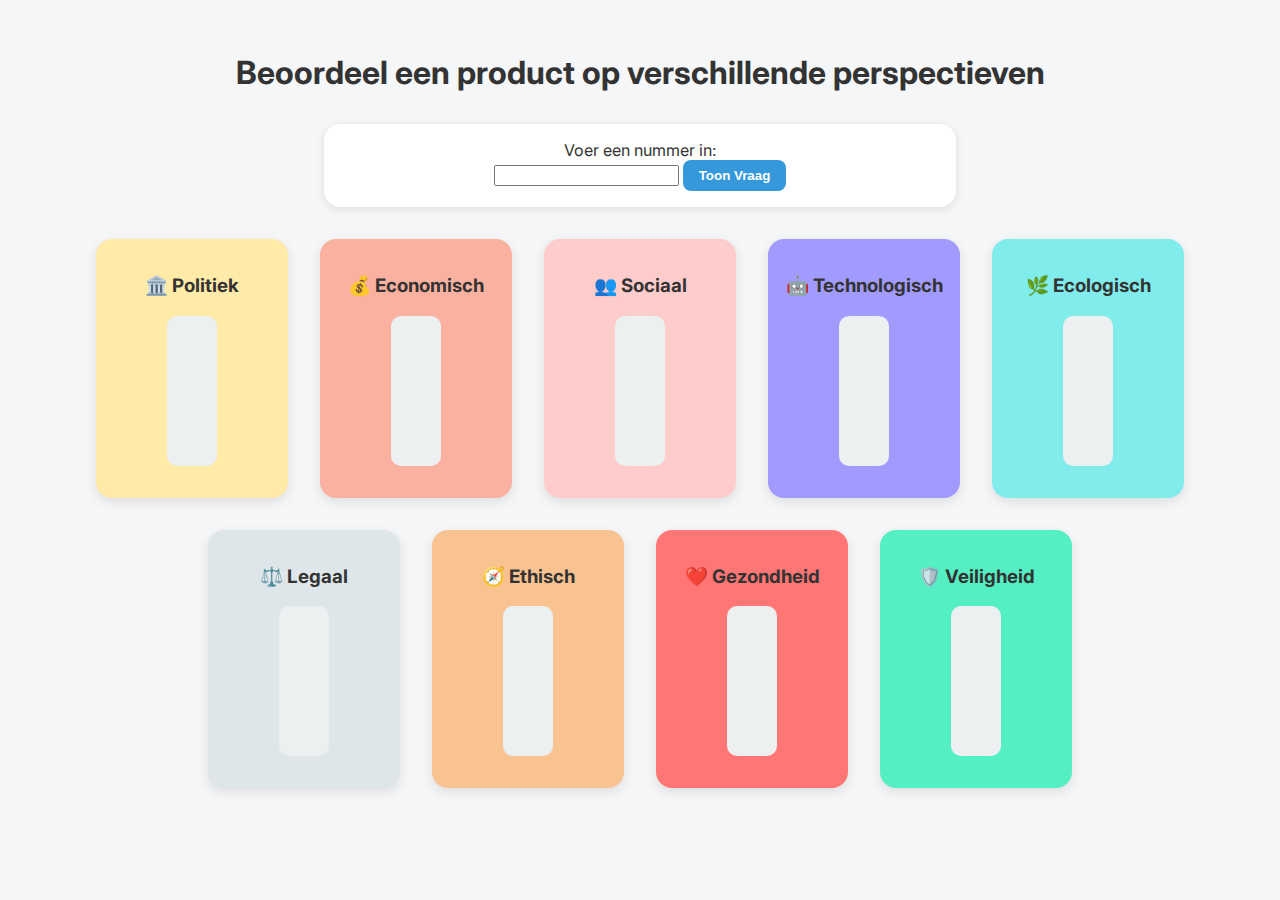
<file: api/templates/index.html>
<!DOCTYPE html>
<html lang="nl">
<head>
    <meta charset="UTF-8">
    <meta name="viewport" content="width=device-width, initial-scale=1.0">
    <title>PESTEL Evaluatie</title>
    <link href="https://fonts.googleapis.com/css2?family=Inter:wght@400;600&display=swap" rel="stylesheet">
    <link rel="stylesheet" href="https://cdnjs.cloudflare.com/ajax/libs/font-awesome/6.4.0/css/all.min.css" integrity="sha512-papC0BpFkOuk+QKtvN95Xp7tv1cKzzBDf4iABnO4Y6Lf6fD6yU+KgzQzY7t2qfakMBdAelA/VdJHRssLxu5pQA==" crossorigin="anonymous" referrerpolicy="no-referrer" />
    <link rel="stylesheet" href="../static/css/style.css">
</head>
<body>
    <div id="stars" class="stars-container"></div>
    <h1>Beoordeel een product op verschillende perspectieven</h1>

    <div id="questionBox" class="question-box">
        <div id="inputSection">
            <label for="questionNumber">Voer een nummer in:</label><br>
            <input type="number" id="questionNumber" min="1">
            <button class="button" onclick="loadQuestion()">Toon Vraag</button>
        </div>

        <div id="questionSection" style="display: none;">
            <h2 id="questionText">Vraag verschijnt hier...</h2>
            <p><strong>Perspectief:</strong> <span id="perspectiveLabel"></span></p>
            <button class="button" onclick="evaluateAnswer(true)">✅ Correct</button>
            <button class="button red" onclick="evaluateAnswer(false)">❌ Incorrect</button>
        </div>
    </div>

    <div class="container">
        <div class="perspective" id="perspective1">
            <span class="icon"><i class="fas fa-landmark"></i></span>
            <h3>🏛️ Politiek</h3>
            <div class="histogram">
                <div class="bar" id="bar1" style="height: 0;"></div>
            </div>
            <!-- <button class="button" onclick="increaseLevel('bar1')">+</button> -->
        </div>
        <div class="perspective" id="perspective2">
            <span class="icon"><i class="fas fa-coins"></i></span>
            <h3>💰 Economisch</h3>
            <div class="histogram">
                <div class="bar" id="bar2" style="height: 0;"></div>
            </div>
            <!-- <button class="button" onclick="increaseLevel('bar2')">+</button> -->
        </div>
        <div class="perspective" id="perspective3">
            <span class="icon"><i class="fas fa-users"></i></span>
            <h3>👥 Sociaal</h3>
            <div class="histogram">
                <div class="bar" id="bar3" style="height: 0;"></div>
            </div>
            <!-- <button class="button" onclick="increaseLevel('bar3')">+</button> -->
        </div>
        <div class="perspective" id="perspective4">
            <span class="icon"><i class="fas fa-microchip"></i></span>
            <h3>🤖 Technologisch</h3>
            <div class="histogram">
                <div class="bar" id="bar4" style="height: 0;"></div>
            </div>
            <!-- <button class="button" onclick="increaseLevel('bar4')">+</button> -->
        </div>
        <div class="perspective" id="perspective5">
            <span class="icon"><i class="fas fa-leaf"></i></span>
            <h3>🌿 Ecologisch</h3>
            <div class="histogram">
                <div class="bar" id="bar5" style="height: 0;"></div>
            </div>
            <!-- <button class="button" onclick="increaseLevel('bar5')">+</button> -->
        </div>
        <div class="perspective" id="perspective6">
            <span class="icon"><i class="fas fa-scale-balanced"></i></span>
            <h3>⚖️ Legaal</h3>
            <div class="histogram">
                <div class="bar" id="bar6" style="height: 0;"></div>
            </div>
            <!-- <button class="button" onclick="increaseLevel('bar6')">+</button> -->
        </div>
        <div class="perspective" id="perspective7">
            <span class="icon"><i class="fas fa-balance-scale"></i></span>
            <h3>🧭 Ethisch</h3>
            <div class="histogram">
                <div class="bar" id="bar7" style="height: 0;"></div>
            </div>
            <!-- <button class="button" onclick="increaseLevel('bar7')">+</button> -->
        </div>
        <div class="perspective" id="perspective8">
            <span class="icon"><i class="fas fa-heartbeat"></i></span>
            <h3>❤️ Gezondheid</h3>
            <div class="histogram">
                <div class="bar" id="bar8" style="height: 0;"></div>
            </div>
            <!-- <button class="button" onclick="increaseLevel('bar8')">+</button> -->
        </div>
        <div class="perspective" id="perspective9">
            <span class="icon"><i class="fas fa-shield-alt"></i></span>
            <h3>🛡️ Veiligheid</h3>
            <div class="histogram">
                <div class="bar" id="bar9" style="height: 0;"></div>
            </div>
            <!-- <button class="button" onclick="increaseLevel('bar9')">+</button> -->
        </div>
    </div>

    <script src="../static/js/script.js"></script>
</body>
</html>
</file>
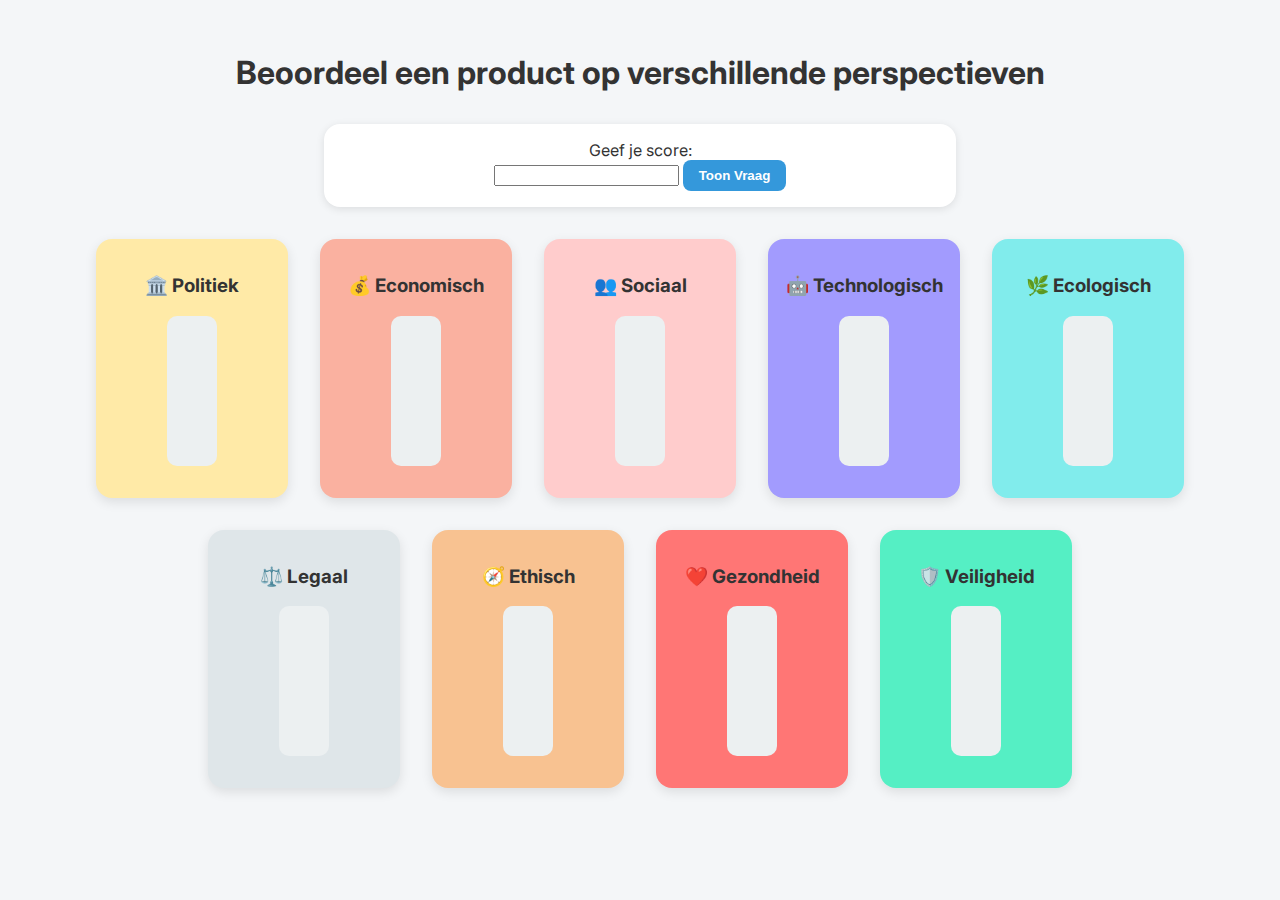
<file: api_video/templates/index.html>
<!DOCTYPE html>
<html lang="nl">
<head>
    <meta charset="UTF-8">
    <meta name="viewport" content="width=device-width, initial-scale=1.0">
    <title>PESTEL Evaluatie</title>
    <link href="https://fonts.googleapis.com/css2?family=Inter:wght@400;600&display=swap" rel="stylesheet">
    <link rel="stylesheet" href="https://cdnjs.cloudflare.com/ajax/libs/font-awesome/6.4.0/css/all.min.css" integrity="sha512-papC0BpFkOuk+QKtvN95Xp7tv1cKzzBDf4iABnO4Y6Lf6fD6yU+KgzQzY7t2qfakMBdAelA/VdJHRssLxu5pQA==" crossorigin="anonymous" referrerpolicy="no-referrer" />
    <link rel="stylesheet" href="../static/css/style.css">
</head>
<body>
    <div id="stars" class="stars-container"></div>
    <h1>Beoordeel een product op verschillende perspectieven</h1>

    <div id="questionBox" class="question-box">
        <div id="inputSection">
            <label for="questionNumber">Geef je score:</label><br>
            <input type="number" id="questionNumber" min="1">
            <button class="button" onclick="loadQuestion()">Toon Vraag</button>
        </div>

        <div id="questionSection" style="display: none;">
            <h2 id="questionText">Vraag verschijnt hier...</h2>
            <p><strong>Perspectief:</strong> <span id="perspectiveLabel"></span></p>
            <button class="button" onclick="evaluateAnswer(true)">✅ Akkoord</button>
            <button class="button red" onclick="evaluateAnswer(false)">❌ Niet akkoord</button>
        </div>
    </div>

    <div class="container">
        <div class="perspective" id="perspective1">
            <span class="icon"><i class="fas fa-landmark"></i></span>
            <h3>🏛️ Politiek</h3>
            <div class="histogram">
                <div class="bar" id="bar1" style="height: 0;"></div>
            </div>
            <!-- <button class="button" onclick="increaseLevel('bar1')">+</button> -->
        </div>
        <div class="perspective" id="perspective2">
            <span class="icon"><i class="fas fa-coins"></i></span>
            <h3>💰 Economisch</h3>
            <div class="histogram">
                <div class="bar" id="bar2" style="height: 0;"></div>
            </div>
            <!-- <button class="button" onclick="increaseLevel('bar2')">+</button> -->
        </div>
        <div class="perspective" id="perspective3">
            <span class="icon"><i class="fas fa-users"></i></span>
            <h3>👥 Sociaal</h3>
            <div class="histogram">
                <div class="bar" id="bar3" style="height: 0;"></div>
            </div>
            <!-- <button class="button" onclick="increaseLevel('bar3')">+</button> -->
        </div>
        <div class="perspective" id="perspective4">
            <span class="icon"><i class="fas fa-microchip"></i></span>
            <h3>🤖 Technologisch</h3>
            <div class="histogram">
                <div class="bar" id="bar4" style="height: 0;"></div>
            </div>
            <!-- <button class="button" onclick="increaseLevel('bar4')">+</button> -->
        </div>
        <div class="perspective" id="perspective5">
            <span class="icon"><i class="fas fa-leaf"></i></span>
            <h3>🌿 Ecologisch</h3>
            <div class="histogram">
                <div class="bar" id="bar5" style="height: 0;"></div>
            </div>
            <!-- <button class="button" onclick="increaseLevel('bar5')">+</button> -->
        </div>
        <div class="perspective" id="perspective6">
            <span class="icon"><i class="fas fa-scale-balanced"></i></span>
            <h3>⚖️ Legaal</h3>
            <div class="histogram">
                <div class="bar" id="bar6" style="height: 0;"></div>
            </div>
            <!-- <button class="button" onclick="increaseLevel('bar6')">+</button> -->
        </div>
        <div class="perspective" id="perspective7">
            <span class="icon"><i class="fas fa-balance-scale"></i></span>
            <h3>🧭 Ethisch</h3>
            <div class="histogram">
                <div class="bar" id="bar7" style="height: 0;"></div>
            </div>
            <!-- <button class="button" onclick="increaseLevel('bar7')">+</button> -->
        </div>
        <div class="perspective" id="perspective8">
            <span class="icon"><i class="fas fa-heartbeat"></i></span>
            <h3>❤️ Gezondheid</h3>
            <div class="histogram">
                <div class="bar" id="bar8" style="height: 0;"></div>
            </div>
            <!-- <button class="button" onclick="increaseLevel('bar8')">+</button> -->
        </div>
        <div class="perspective" id="perspective9">
            <span class="icon"><i class="fas fa-shield-alt"></i></span>
            <h3>🛡️ Veiligheid</h3>
            <div class="histogram">
                <div class="bar" id="bar9" style="height: 0;"></div>
            </div>
            <!-- <button class="button" onclick="increaseLevel('bar9')">+</button> -->
        </div>
    </div>

    <script src="../static/js/script.js"></script>
</body>
</html>
</file>
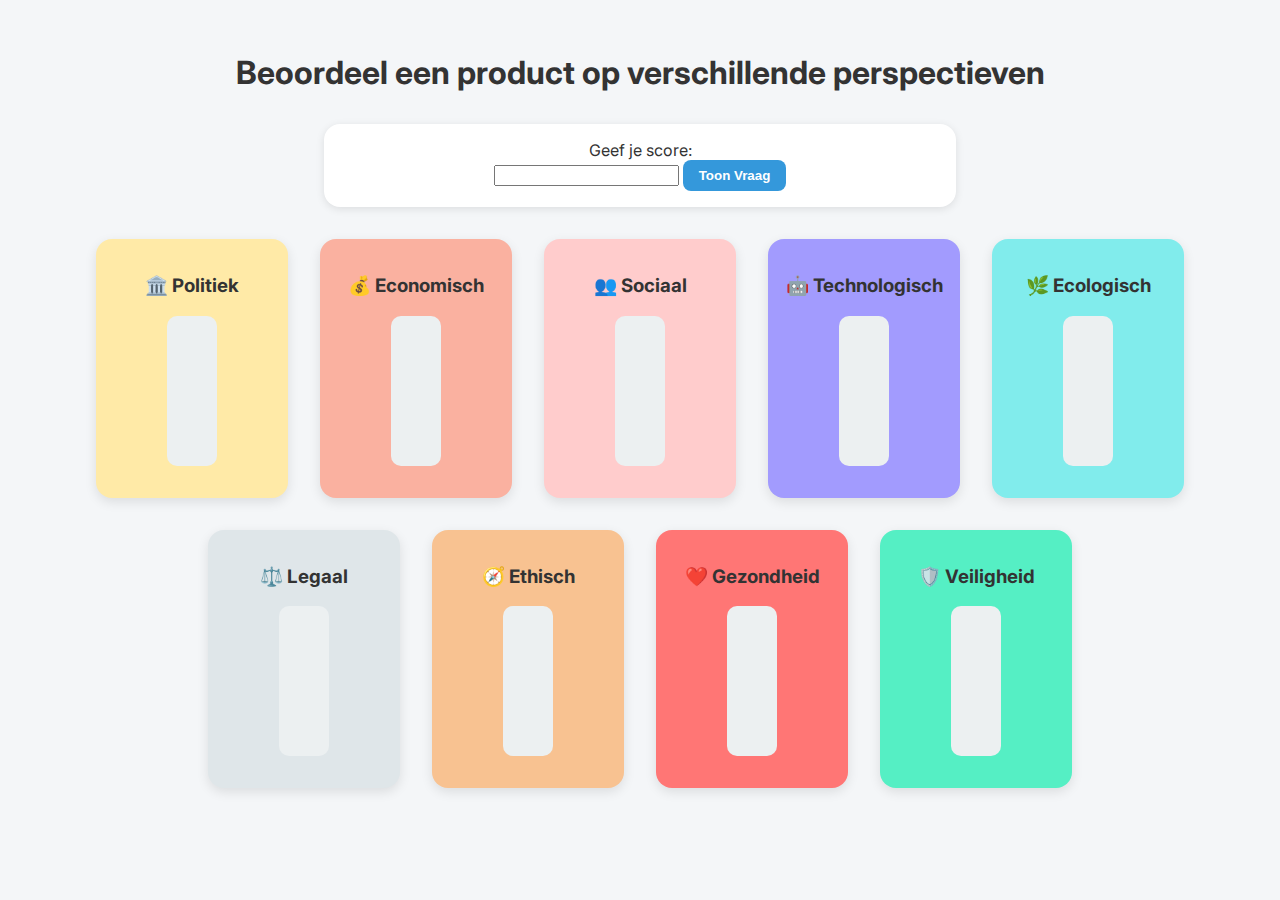
<file: api/api_video/templates/index.html>
<!DOCTYPE html>
<html lang="nl">
<head>
    <meta charset="UTF-8">
    <meta name="viewport" content="width=device-width, initial-scale=1.0">
    <title>PESTEL Evaluatie</title>
    <link href="https://fonts.googleapis.com/css2?family=Inter:wght@400;600&display=swap" rel="stylesheet">
    <link rel="stylesheet" href="https://cdnjs.cloudflare.com/ajax/libs/font-awesome/6.4.0/css/all.min.css" integrity="sha512-papC0BpFkOuk+QKtvN95Xp7tv1cKzzBDf4iABnO4Y6Lf6fD6yU+KgzQzY7t2qfakMBdAelA/VdJHRssLxu5pQA==" crossorigin="anonymous" referrerpolicy="no-referrer" />
    <link rel="stylesheet" href="../static/css/style.css">
</head>
<body>
    <div id="stars" class="stars-container"></div>
    <h1>Beoordeel een product op verschillende perspectieven</h1>

    <div id="questionBox" class="question-box">
        <div id="inputSection">
            <label for="questionNumber">Geef je score:</label><br>
            <input type="number" id="questionNumber" min="1">
            <button class="button" onclick="loadQuestion()">Toon Vraag</button>
        </div>

        <div id="questionSection" style="display: none;">
            <h2 id="questionText">Vraag verschijnt hier...</h2>
            <p><strong>Perspectief:</strong> <span id="perspectiveLabel"></span></p>
            <button class="button" onclick="evaluateAnswer(true)">✅ Akkoord</button>
            <button class="button red" onclick="evaluateAnswer(false)">❌ Niet akkoord</button>
        </div>
    </div>

    <div class="container">
        <div class="perspective" id="perspective1">
            <span class="icon"><i class="fas fa-landmark"></i></span>
            <h3>🏛️ Politiek</h3>
            <div class="histogram">
                <div class="bar" id="bar1" style="height: 0;"></div>
            </div>
            <!-- <button class="button" onclick="increaseLevel('bar1')">+</button> -->
        </div>
        <div class="perspective" id="perspective2">
            <span class="icon"><i class="fas fa-coins"></i></span>
            <h3>💰 Economisch</h3>
            <div class="histogram">
                <div class="bar" id="bar2" style="height: 0;"></div>
            </div>
            <!-- <button class="button" onclick="increaseLevel('bar2')">+</button> -->
        </div>
        <div class="perspective" id="perspective3">
            <span class="icon"><i class="fas fa-users"></i></span>
            <h3>👥 Sociaal</h3>
            <div class="histogram">
                <div class="bar" id="bar3" style="height: 0;"></div>
            </div>
            <!-- <button class="button" onclick="increaseLevel('bar3')">+</button> -->
        </div>
        <div class="perspective" id="perspective4">
            <span class="icon"><i class="fas fa-microchip"></i></span>
            <h3>🤖 Technologisch</h3>
            <div class="histogram">
                <div class="bar" id="bar4" style="height: 0;"></div>
            </div>
            <!-- <button class="button" onclick="increaseLevel('bar4')">+</button> -->
        </div>
        <div class="perspective" id="perspective5">
            <span class="icon"><i class="fas fa-leaf"></i></span>
            <h3>🌿 Ecologisch</h3>
            <div class="histogram">
                <div class="bar" id="bar5" style="height: 0;"></div>
            </div>
            <!-- <button class="button" onclick="increaseLevel('bar5')">+</button> -->
        </div>
        <div class="perspective" id="perspective6">
            <span class="icon"><i class="fas fa-scale-balanced"></i></span>
            <h3>⚖️ Legaal</h3>
            <div class="histogram">
                <div class="bar" id="bar6" style="height: 0;"></div>
            </div>
            <!-- <button class="button" onclick="increaseLevel('bar6')">+</button> -->
        </div>
        <div class="perspective" id="perspective7">
            <span class="icon"><i class="fas fa-balance-scale"></i></span>
            <h3>🧭 Ethisch</h3>
            <div class="histogram">
                <div class="bar" id="bar7" style="height: 0;"></div>
            </div>
            <!-- <button class="button" onclick="increaseLevel('bar7')">+</button> -->
        </div>
        <div class="perspective" id="perspective8">
            <span class="icon"><i class="fas fa-heartbeat"></i></span>
            <h3>❤️ Gezondheid</h3>
            <div class="histogram">
                <div class="bar" id="bar8" style="height: 0;"></div>
            </div>
            <!-- <button class="button" onclick="increaseLevel('bar8')">+</button> -->
        </div>
        <div class="perspective" id="perspective9">
            <span class="icon"><i class="fas fa-shield-alt"></i></span>
            <h3>🛡️ Veiligheid</h3>
            <div class="histogram">
                <div class="bar" id="bar9" style="height: 0;"></div>
            </div>
            <!-- <button class="button" onclick="increaseLevel('bar9')">+</button> -->
        </div>
    </div>

    <script src="../static/js/script.js"></script>
</body>
</html>
</file>
<file: api/static/css/style.css>
body {
    font-family: 'Inter', sans-serif;
    background: #f4f6f8;
    margin: 0;
    padding: 2rem;
    color: #333;
    text-align: center;
}

h1 {
    margin-bottom: 2rem;
}

.container {
    display: flex;
    flex-wrap: wrap;
    justify-content: center;
    gap: 2rem;
    max-width: 1200px;
    margin: 0 auto;
}

.perspective {
    width: 160px;
    background: #fff;
    border-radius: 1rem;
    padding: 1rem;
    box-shadow: 0 4px 12px rgba(0, 0, 0, 0.1);
    text-align: center;
    transition: transform 0.2s;
}

.perspective:hover {
    transform: translateY(-5px);
}

.histogram {
    width: 50px;
    height: 150px;
    background-color: #ecf0f1;
    border-radius: 10px;
    margin: 0 auto 1rem auto;
    overflow: hidden;
    position: relative;
}

.bar {
    width: 100%;
    position: absolute;
    bottom: 0;
    border-radius: 10px 10px 0 0;
    height: 0;
    transition: height 0.3s ease-in-out; 
}

#perspective1 .bar {
    background: linear-gradient(180deg, #fdcb6e, #e17055); /* geel-oranje */
}
#perspective2 .bar {
    background: linear-gradient(180deg, #fab1a0, #e17055); /* lichtroze-rood */
}
#perspective3 .bar {
    background: linear-gradient(180deg, #ff7675, #d63031); /* roze-rood */
}
#perspective4 .bar {
    background: linear-gradient(180deg, #a29bfe, #6c5ce7); /* paars */
}
#perspective5 .bar {
    background: linear-gradient(180deg, #55efc4, #00b894); /* aqua-groen */
}
#perspective6 .bar {
    background: linear-gradient(180deg, #dfe6e9, #b2bec3); /* grijs */
}
#perspective7 .bar {
    background: linear-gradient(180deg, #ffeaa7, #fdcb6e); /* lichtgeel */
}
#perspective8 .bar {
    background: linear-gradient(180deg, #f8c291, #e55039); /* huidkleur-rood */
}
#perspective9 .bar {
    background: linear-gradient(180deg, #81ecec, #00cec9); /* blauwgroen */
}

.button {
    padding: 0.5rem 1rem;
    border: none;
    border-radius: 0.5rem;
    background: #3498db;
    color: white;
    font-weight: 600;
    cursor: pointer;
    transition: background 0.2s;
}

.button:hover {
    background: #2980b9;
}

.button.red {
    background: #e74c3c;
}

.perspective:nth-child(1) { background-color: #ffeaa7; }
.perspective:nth-child(2) { background-color: #fab1a0; }
.perspective:nth-child(3) { background-color: #ffcccc; }
.perspective:nth-child(4) { background-color: #a29bfe; }
.perspective:nth-child(5) { background-color: #81ecec; }
.perspective:nth-child(6) { background-color: #dfe6e9; }
.perspective:nth-child(7) { background-color: #f8c291; }
.perspective:nth-child(8) { background-color: #ff7675; }
.perspective:nth-child(9) { background-color: #55efc4; }

.icon {
    font-size: 1.5rem;
    display: block;
    margin-bottom: 0.5rem;
}

.stars-container {
    position: fixed;
    top: 0;
    left: 0;
    width: 100%;
    height: 100%;
    pointer-events: none;
    overflow: hidden;
    z-index: 1000;
}

.star {
    position: absolute;
    color: gold;
    font-size: 1.5rem;
    animation: fall 1.5s linear forwards;
}

@keyframes fall {
    0% {
        transform: translateY(-50px) rotate(0deg);
        opacity: 1;
    }
    100% {
        transform: translateY(100vh) rotate(360deg);
        opacity: 0;
    }
}

.question-box {
    background: white;
    padding: 1rem;
    border-radius: 1rem;
    box-shadow: 0 2px 8px rgba(0,0,0,0.1);
    margin: 2rem auto;
    text-align: center;
    max-width: 600px;
}
</file>
<file: api_video/static/css/style.css>
body {
    font-family: 'Inter', sans-serif;
    background: #f4f6f8;
    margin: 0;
    padding: 2rem;
    color: #333;
    text-align: center;
}

h1 {
    margin-bottom: 2rem;
}

.container {
    display: flex;
    flex-wrap: wrap;
    justify-content: center;
    gap: 2rem;
    max-width: 1200px;
    margin: 0 auto;
}

.perspective {
    width: 160px;
    background: #fff;
    border-radius: 1rem;
    padding: 1rem;
    box-shadow: 0 4px 12px rgba(0, 0, 0, 0.1);
    text-align: center;
    transition: transform 0.2s;
}

.perspective:hover {
    transform: translateY(-5px);
}

.histogram {
    width: 50px;
    height: 150px;
    background-color: #ecf0f1;
    border-radius: 10px;
    margin: 0 auto 1rem auto;
    overflow: hidden;
    position: relative;
}

.bar {
    width: 100%;
    position: absolute;
    bottom: 0;
    border-radius: 10px 10px 0 0;
    height: 0;
    transition: height 0.3s ease-in-out; 
}

#perspective1 .bar {
    background: linear-gradient(180deg, #fdcb6e, #e17055); /* geel-oranje */
}
#perspective2 .bar {
    background: linear-gradient(180deg, #fab1a0, #e17055); /* lichtroze-rood */
}
#perspective3 .bar {
    background: linear-gradient(180deg, #ff7675, #d63031); /* roze-rood */
}
#perspective4 .bar {
    background: linear-gradient(180deg, #a29bfe, #6c5ce7); /* paars */
}
#perspective5 .bar {
    background: linear-gradient(180deg, #55efc4, #00b894); /* aqua-groen */
}
#perspective6 .bar {
    background: linear-gradient(180deg, #dfe6e9, #b2bec3); /* grijs */
}
#perspective7 .bar {
    background: linear-gradient(180deg, #ffeaa7, #fdcb6e); /* lichtgeel */
}
#perspective8 .bar {
    background: linear-gradient(180deg, #f8c291, #e55039); /* huidkleur-rood */
}
#perspective9 .bar {
    background: linear-gradient(180deg, #81ecec, #00cec9); /* blauwgroen */
}

.button {
    padding: 0.5rem 1rem;
    border: none;
    border-radius: 0.5rem;
    background: #3498db;
    color: white;
    font-weight: 600;
    cursor: pointer;
    transition: background 0.2s;
}

.button:hover {
    background: #2980b9;
}

.button.red {
    background: #e74c3c;
}

.perspective:nth-child(1) { background-color: #ffeaa7; }
.perspective:nth-child(2) { background-color: #fab1a0; }
.perspective:nth-child(3) { background-color: #ffcccc; }
.perspective:nth-child(4) { background-color: #a29bfe; }
.perspective:nth-child(5) { background-color: #81ecec; }
.perspective:nth-child(6) { background-color: #dfe6e9; }
.perspective:nth-child(7) { background-color: #f8c291; }
.perspective:nth-child(8) { background-color: #ff7675; }
.perspective:nth-child(9) { background-color: #55efc4; }

.icon {
    font-size: 1.5rem;
    display: block;
    margin-bottom: 0.5rem;
}

.stars-container {
    position: fixed;
    top: 0;
    left: 0;
    width: 100%;
    height: 100%;
    pointer-events: none;
    overflow: hidden;
    z-index: 1000;
}

.star {
    position: absolute;
    color: gold;
    font-size: 1.5rem;
    animation: fall 1.5s linear forwards;
}

@keyframes fall {
    0% {
        transform: translateY(-50px) rotate(0deg);
        opacity: 1;
    }
    100% {
        transform: translateY(100vh) rotate(360deg);
        opacity: 0;
    }
}

.question-box {
    background: white;
    padding: 1rem;
    border-radius: 1rem;
    box-shadow: 0 2px 8px rgba(0,0,0,0.1);
    margin: 2rem auto;
    text-align: center;
    max-width: 600px;
}
</file>
<file: api/api_video/static/css/style.css>
body {
    font-family: 'Inter', sans-serif;
    background: #f4f6f8;
    margin: 0;
    padding: 2rem;
    color: #333;
    text-align: center;
}

h1 {
    margin-bottom: 2rem;
}

.container {
    display: flex;
    flex-wrap: wrap;
    justify-content: center;
    gap: 2rem;
    max-width: 1200px;
    margin: 0 auto;
}

.perspective {
    width: 160px;
    background: #fff;
    border-radius: 1rem;
    padding: 1rem;
    box-shadow: 0 4px 12px rgba(0, 0, 0, 0.1);
    text-align: center;
    transition: transform 0.2s;
}

.perspective:hover {
    transform: translateY(-5px);
}

.histogram {
    width: 50px;
    height: 150px;
    background-color: #ecf0f1;
    border-radius: 10px;
    margin: 0 auto 1rem auto;
    overflow: hidden;
    position: relative;
}

.bar {
    width: 100%;
    position: absolute;
    bottom: 0;
    border-radius: 10px 10px 0 0;
    height: 0;
    transition: height 0.3s ease-in-out; 
}

#perspective1 .bar {
    background: linear-gradient(180deg, #fdcb6e, #e17055); /* geel-oranje */
}
#perspective2 .bar {
    background: linear-gradient(180deg, #fab1a0, #e17055); /* lichtroze-rood */
}
#perspective3 .bar {
    background: linear-gradient(180deg, #ff7675, #d63031); /* roze-rood */
}
#perspective4 .bar {
    background: linear-gradient(180deg, #a29bfe, #6c5ce7); /* paars */
}
#perspective5 .bar {
    background: linear-gradient(180deg, #55efc4, #00b894); /* aqua-groen */
}
#perspective6 .bar {
    background: linear-gradient(180deg, #dfe6e9, #b2bec3); /* grijs */
}
#perspective7 .bar {
    background: linear-gradient(180deg, #ffeaa7, #fdcb6e); /* lichtgeel */
}
#perspective8 .bar {
    background: linear-gradient(180deg, #f8c291, #e55039); /* huidkleur-rood */
}
#perspective9 .bar {
    background: linear-gradient(180deg, #81ecec, #00cec9); /* blauwgroen */
}

.button {
    padding: 0.5rem 1rem;
    border: none;
    border-radius: 0.5rem;
    background: #3498db;
    color: white;
    font-weight: 600;
    cursor: pointer;
    transition: background 0.2s;
}

.button:hover {
    background: #2980b9;
}

.button.red {
    background: #e74c3c;
}

.perspective:nth-child(1) { background-color: #ffeaa7; }
.perspective:nth-child(2) { background-color: #fab1a0; }
.perspective:nth-child(3) { background-color: #ffcccc; }
.perspective:nth-child(4) { background-color: #a29bfe; }
.perspective:nth-child(5) { background-color: #81ecec; }
.perspective:nth-child(6) { background-color: #dfe6e9; }
.perspective:nth-child(7) { background-color: #f8c291; }
.perspective:nth-child(8) { background-color: #ff7675; }
.perspective:nth-child(9) { background-color: #55efc4; }

.icon {
    font-size: 1.5rem;
    display: block;
    margin-bottom: 0.5rem;
}

.stars-container {
    position: fixed;
    top: 0;
    left: 0;
    width: 100%;
    height: 100%;
    pointer-events: none;
    overflow: hidden;
    z-index: 1000;
}

.star {
    position: absolute;
    color: gold;
    font-size: 1.5rem;
    animation: fall 1.5s linear forwards;
}

@keyframes fall {
    0% {
        transform: translateY(-50px) rotate(0deg);
        opacity: 1;
    }
    100% {
        transform: translateY(100vh) rotate(360deg);
        opacity: 0;
    }
}

.question-box {
    background: white;
    padding: 1rem;
    border-radius: 1rem;
    box-shadow: 0 2px 8px rgba(0,0,0,0.1);
    margin: 2rem auto;
    text-align: center;
    max-width: 600px;
}
</file>
